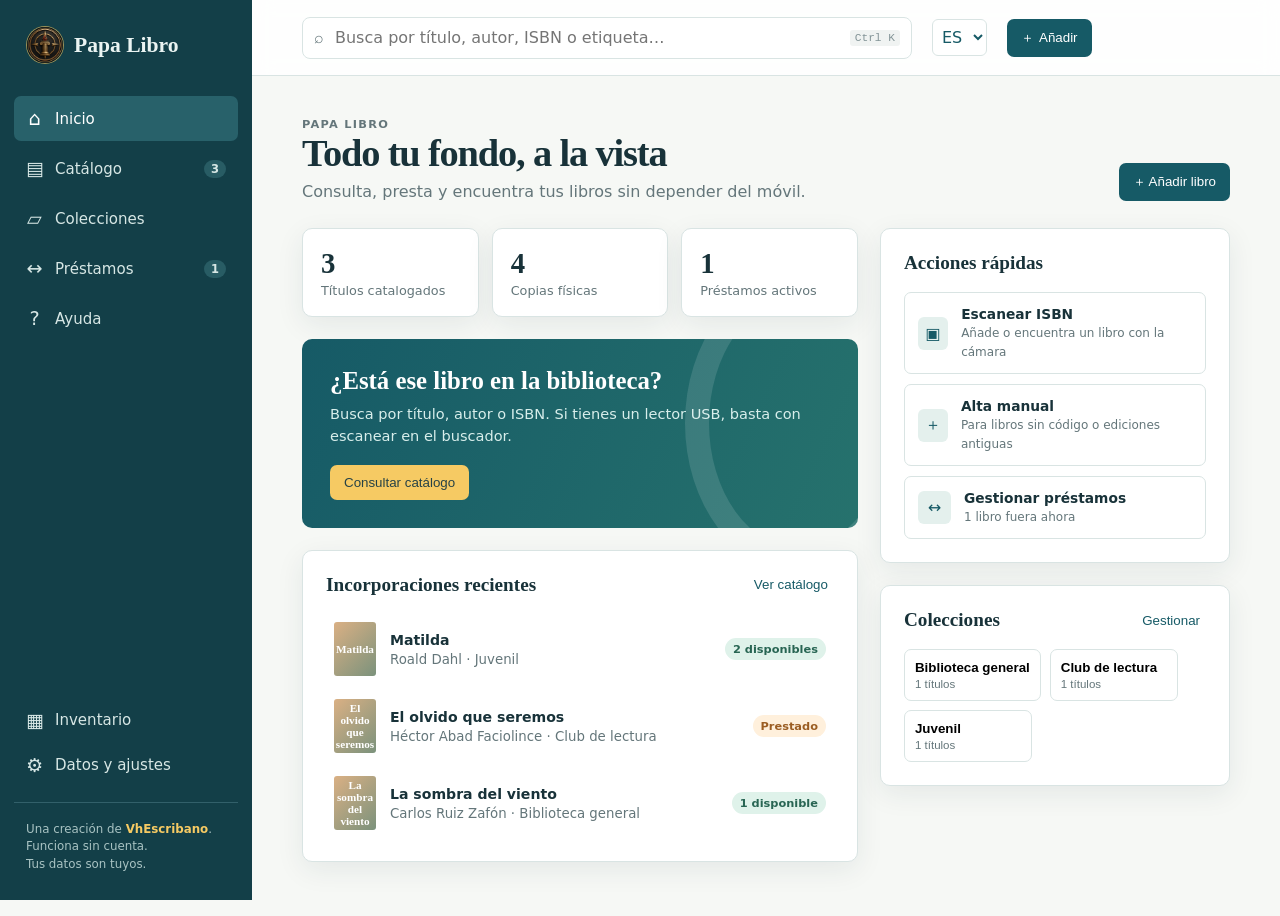
<file: index.html>
<!doctype html>
<html lang="es">
  <head>
    <meta charset="UTF-8" />
    <meta name="viewport" content="width=device-width, initial-scale=1.0" />
    <meta name="theme-color" content="#165a66" />
    <title>Papa Libro — catálogo de libros</title>
    <link rel="stylesheet" href="styles.css" />
    <link rel="icon" type="image/png" href="assets/branding/vhe-emblem.png" />
  </head>
  <body>
    <a class="skip-link" href="#main">Ir al contenido principal</a>
    <button class="sidebar-backdrop" type="button" aria-label="Cerrar menú" aria-hidden="true" tabindex="-1"></button>
    <div class="app-shell">
      <aside class="sidebar" aria-label="Navegación principal">
        <div class="brand"><img class="brand-mark" src="assets/branding/vhe-emblem.png" alt="Emblema de VhEscribano" /><span>Papa Libro</span></div>
        <nav class="main-nav">
          <button class="nav-item active" data-view="inicio"><span>⌂</span> Inicio</button>
          <button class="nav-item" data-view="catalogo"><span>▤</span> Catálogo <b id="nav-count">0</b></button>
          <button class="nav-item" data-view="colecciones"><span>▱</span> Colecciones</button>
          <button class="nav-item" data-view="prestamos"><span>↔</span> Préstamos <b id="loan-count">0</b></button>
          <button class="nav-item" data-view="ayuda"><span>?</span> Ayuda</button>
        </nav>
        <div class="sidebar-bottom">
          <button class="nav-item" data-view="copias"><span>▦</span> Inventario</button>
          <button class="nav-item" data-view="ajustes"><span>⚙</span> Datos y ajustes</button>
          <p>Una creación de <a class="brand-link" href="https://vhescribano.com/" target="_blank" rel="noopener noreferrer">VhEscribano</a>.<br />Funciona sin cuenta.<br />Tus datos son tuyos.</p>
        </div>
      </aside>
      <main id="main" tabindex="-1">
        <header class="topbar">
          <button class="menu-button" aria-label="Abrir menú">☰</button>
          <label class="global-search"><span>⌕</span><input id="global-search" type="search" placeholder="Busca por título, autor, ISBN o etiqueta…" /><kbd>Ctrl K</kbd></label>
          <label class="language-picker"><span class="sr-only">Idioma</span><select id="language-select" aria-label="Idioma"><option value="es">ES</option><option value="en">EN</option><option value="fr">FR</option><option value="pt">PT</option></select></label>
          <button class="icon-button" id="quick-add" title="Añadir un libro">＋<span>Añadir</span></button>
        </header>
        <div id="content"></div>
      </main>
    </div>

    <dialog id="book-dialog" class="dialog wide-dialog"></dialog>
    <dialog id="simple-dialog" class="dialog"></dialog>
    <input id="import-file" type="file" accept="application/json,.json,text/csv,.csv" hidden />
    <div id="toast" class="toast" role="status" aria-live="polite"></div>
    <script src="assets/vendor/zxing-browser.min.js"></script>
    <script src="app.js"></script>
  </body>
</html>
</file>
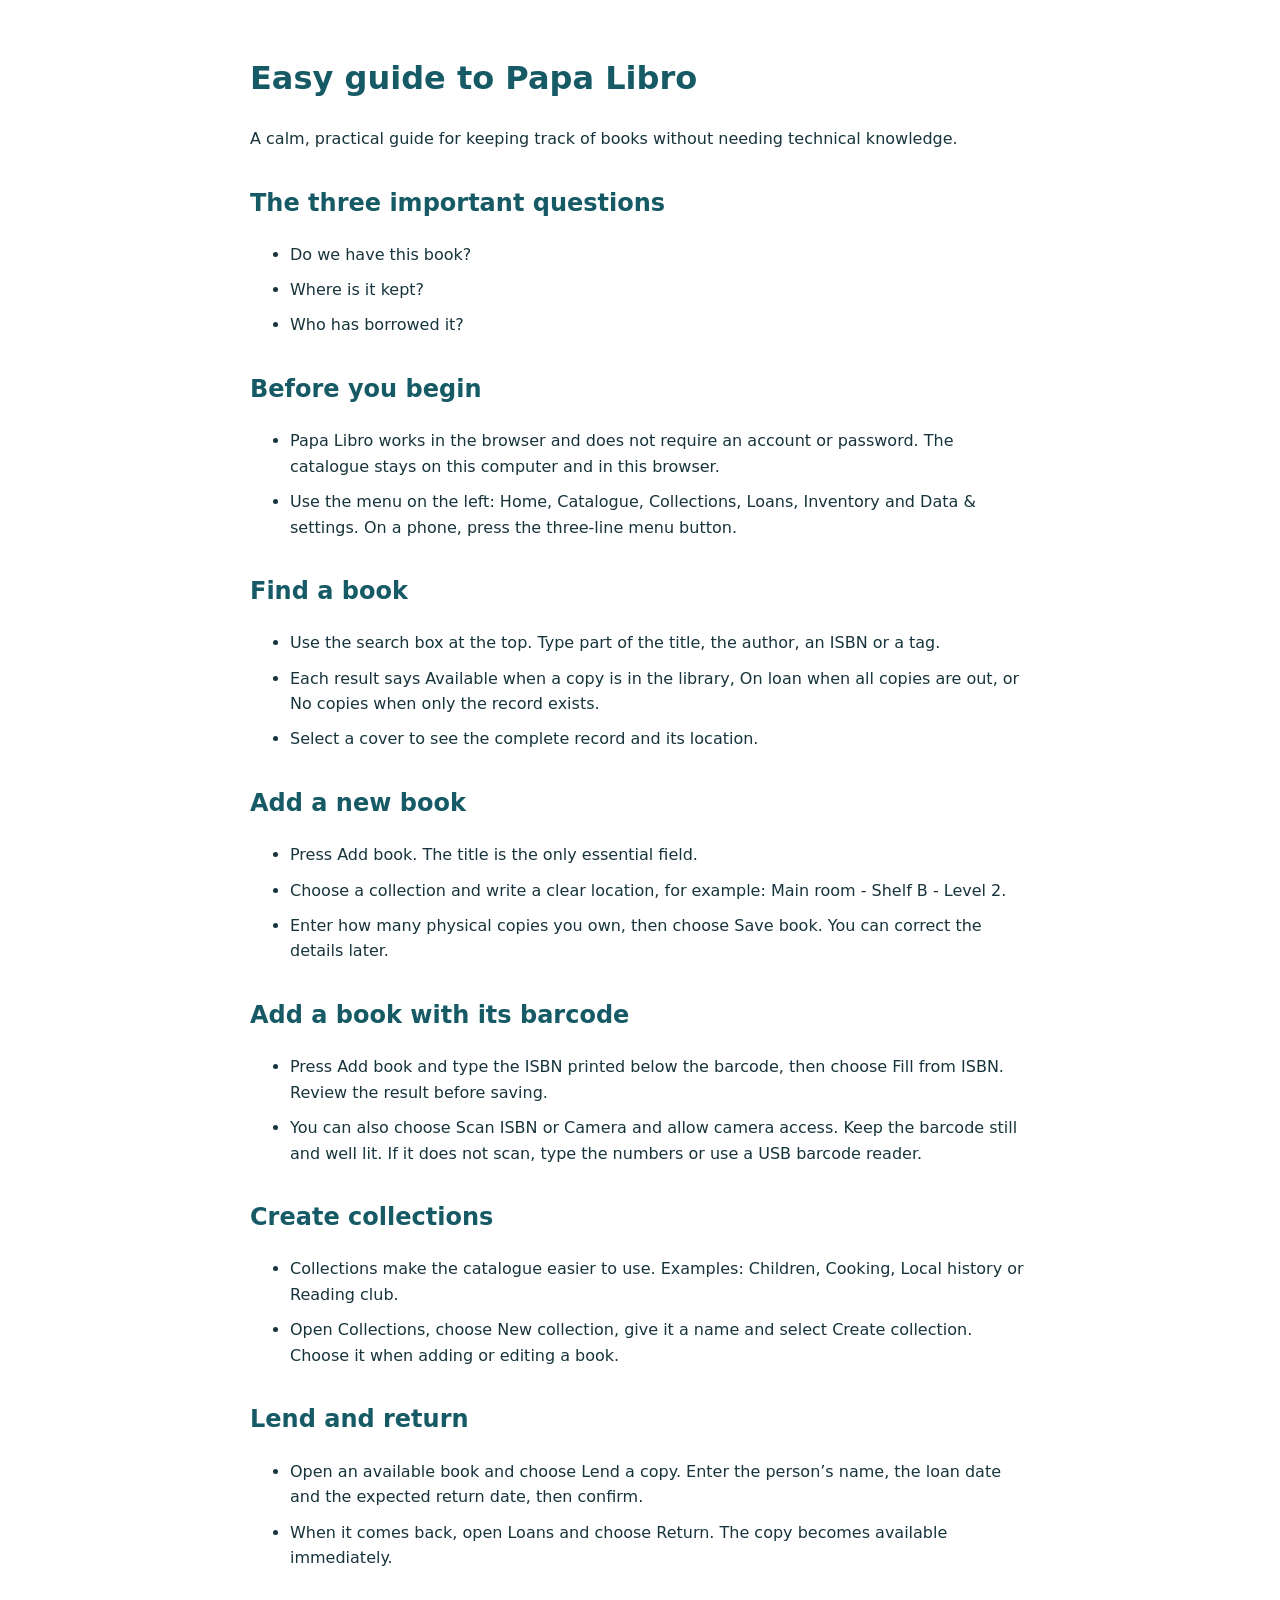
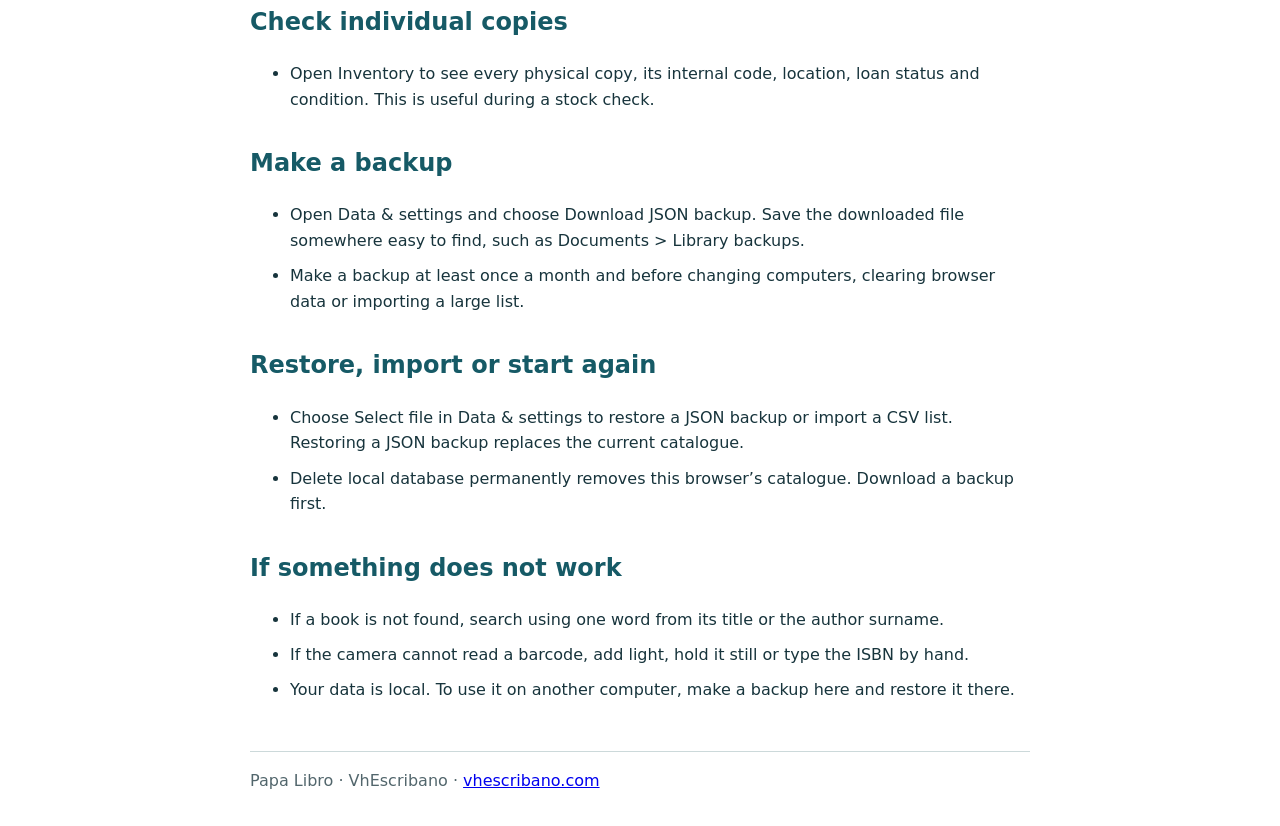
<file: docs/GUIA_FACIL_EN.html>
<!doctype html><html lang="ea"><head><meta charset="utf-8"><meta name="viewport" content="width=device-width,initial-scale=1"><title>Easy guide to Papa Libro</title><style>body{font-family:system-ui,Arial,sans-serif;line-height:1.6;max-width:780px;margin:0 auto;padding:32px 20px;color:#17343c}h1{color:#165a66;font-size:2rem}h2{margin-top:2rem;color:#165a66}li{margin:.6rem 0}footer{margin-top:3rem;padding-top:1rem;border-top:1px solid #ccd9da;color:#52666c}</style></head><body>
<h1>Easy guide to Papa Libro</h1>
<p>A calm, practical guide for keeping track of books without needing technical knowledge.</p>
<h2>The three important questions</h2>
<ul>
<li>Do we have this book?</li>
<li>Where is it kept?</li>
<li>Who has borrowed it?</li>
</ul>
<h2>Before you begin</h2>
<ul>
<li>Papa Libro works in the browser and does not require an account or password. The catalogue stays on this computer and in this browser.</li>
<li>Use the menu on the left: Home, Catalogue, Collections, Loans, Inventory and Data &amp; settings. On a phone, press the three-line menu button.</li>
</ul>
<h2>Find a book</h2>
<ul>
<li>Use the search box at the top. Type part of the title, the author, an ISBN or a tag.</li>
<li>Each result says Available when a copy is in the library, On loan when all copies are out, or No copies when only the record exists.</li>
<li>Select a cover to see the complete record and its location.</li>
</ul>
<h2>Add a new book</h2>
<ul>
<li>Press Add book. The title is the only essential field.</li>
<li>Choose a collection and write a clear location, for example: Main room - Shelf B - Level 2.</li>
<li>Enter how many physical copies you own, then choose Save book. You can correct the details later.</li>
</ul>
<h2>Add a book with its barcode</h2>
<ul>
<li>Press Add book and type the ISBN printed below the barcode, then choose Fill from ISBN. Review the result before saving.</li>
<li>You can also choose Scan ISBN or Camera and allow camera access. Keep the barcode still and well lit. If it does not scan, type the numbers or use a USB barcode reader.</li>
</ul>
<h2>Create collections</h2>
<ul>
<li>Collections make the catalogue easier to use. Examples: Children, Cooking, Local history or Reading club.</li>
<li>Open Collections, choose New collection, give it a name and select Create collection. Choose it when adding or editing a book.</li>
</ul>
<h2>Lend and return</h2>
<ul>
<li>Open an available book and choose Lend a copy. Enter the person’s name, the loan date and the expected return date, then confirm.</li>
<li>When it comes back, open Loans and choose Return. The copy becomes available immediately.</li>
</ul>
<h2>Check individual copies</h2>
<ul>
<li>Open Inventory to see every physical copy, its internal code, location, loan status and condition. This is useful during a stock check.</li>
</ul>
<h2>Make a backup</h2>
<ul>
<li>Open Data &amp; settings and choose Download JSON backup. Save the downloaded file somewhere easy to find, such as Documents &gt; Library backups.</li>
<li>Make a backup at least once a month and before changing computers, clearing browser data or importing a large list.</li>
</ul>
<h2>Restore, import or start again</h2>
<ul>
<li>Choose Select file in Data &amp; settings to restore a JSON backup or import a CSV list. Restoring a JSON backup replaces the current catalogue.</li>
<li>Delete local database permanently removes this browser’s catalogue. Download a backup first.</li>
</ul>
<h2>If something does not work</h2>
<ul>
<li>If a book is not found, search using one word from its title or the author surname.</li>
<li>If the camera cannot read a barcode, add light, hold it still or type the ISBN by hand.</li>
<li>Your data is local. To use it on another computer, make a backup here and restore it there.</li>
</ul>
<footer>Papa Libro · VhEscribano · <a href="https://vhescribano.com/">vhescribano.com</a></footer></body></html>
</file>
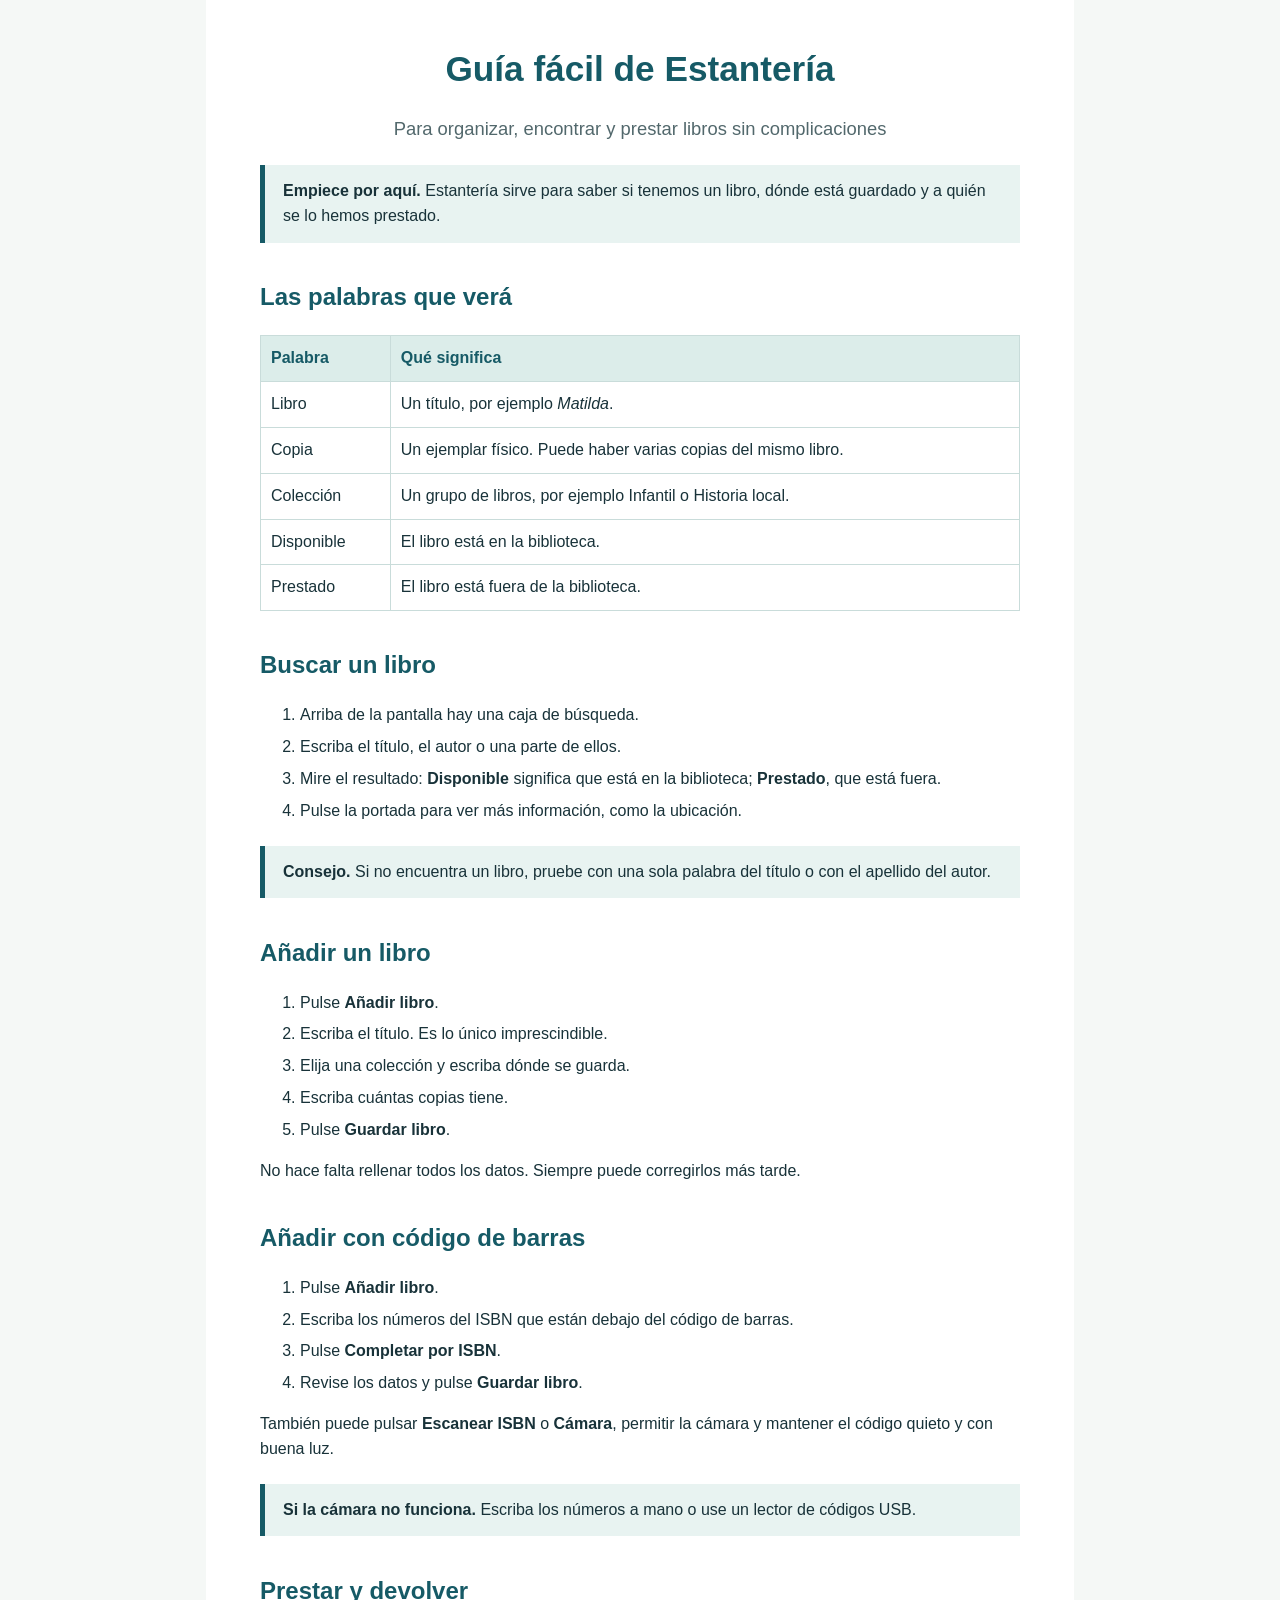
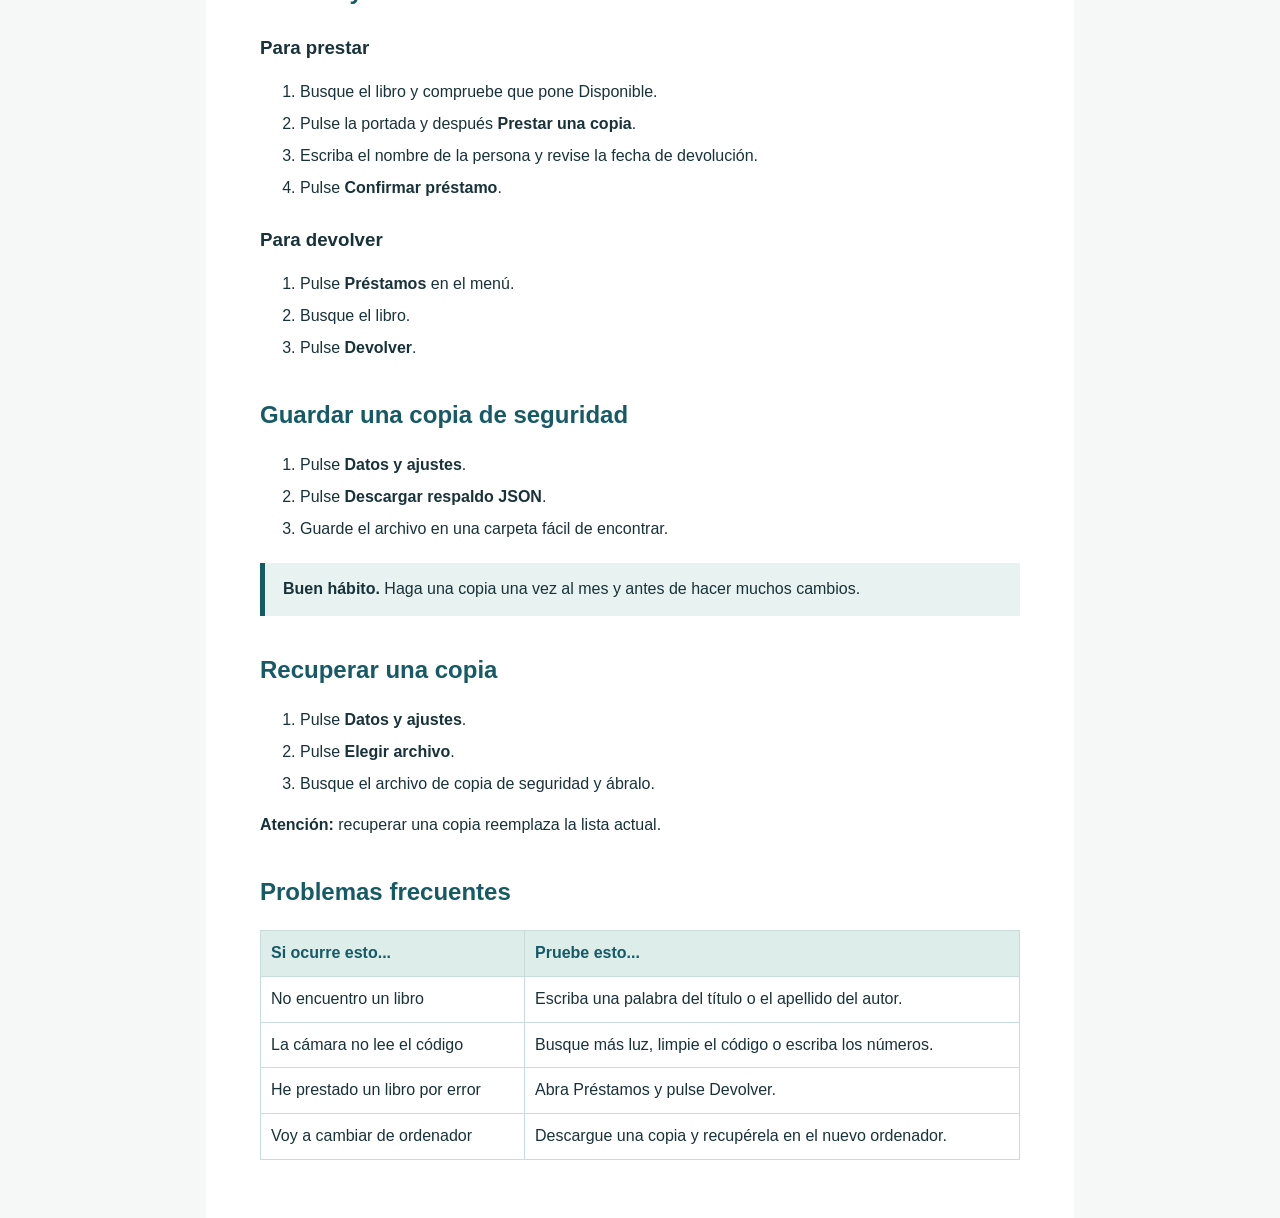
<file: docs/GUIA_FACIL_ESTANTERIA.html>
<!doctype html>
<html lang="es"><head><meta charset="utf-8"><meta name="viewport" content="width=device-width,initial-scale=1"><title>Guía fácil de Estantería</title><style>body{font-family:Arial,sans-serif;color:#183239;line-height:1.55;margin:0;background:#f5f8f6}main{max-width:760px;margin:auto;background:#fff;padding:42px 54px}h1{color:#165a66;font-size:2.2rem;margin:0;text-align:center}h2{color:#165a66;margin-top:2.2rem}h3{color:#183239;margin-top:1.5rem}.sub{text-align:center;color:#52686c;font-size:1.15rem}.note{background:#e8f3f1;border-left:5px solid #165a66;padding:14px 18px;margin:22px 0}table{border-collapse:collapse;width:100%;margin:16px 0}th,td{padding:10px;text-align:left;border:1px solid #c9dcda}th{background:#dcedea;color:#165a66}li{margin:7px 0}@media(max-width:650px){main{padding:28px 20px}h1{font-size:1.8rem}}@media print{body{background:#fff}main{max-width:none;padding:0}.note{break-inside:avoid}h2{break-after:avoid}}</style></head><body><main><h1>Guía fácil de Estantería</h1><p class="sub">Para organizar, encontrar y prestar libros sin complicaciones</p><div class="note"><strong>Empiece por aquí.</strong> Estantería sirve para saber si tenemos un libro, dónde está guardado y a quién se lo hemos prestado.</div><h2>Las palabras que verá</h2><table><tr><th>Palabra</th><th>Qué significa</th></tr><tr><td>Libro</td><td>Un título, por ejemplo <em>Matilda</em>.</td></tr><tr><td>Copia</td><td>Un ejemplar físico. Puede haber varias copias del mismo libro.</td></tr><tr><td>Colección</td><td>Un grupo de libros, por ejemplo Infantil o Historia local.</td></tr><tr><td>Disponible</td><td>El libro está en la biblioteca.</td></tr><tr><td>Prestado</td><td>El libro está fuera de la biblioteca.</td></tr></table><h2>Buscar un libro</h2><ol><li>Arriba de la pantalla hay una caja de búsqueda.</li><li>Escriba el título, el autor o una parte de ellos.</li><li>Mire el resultado: <strong>Disponible</strong> significa que está en la biblioteca; <strong>Prestado</strong>, que está fuera.</li><li>Pulse la portada para ver más información, como la ubicación.</li></ol><div class="note"><strong>Consejo.</strong> Si no encuentra un libro, pruebe con una sola palabra del título o con el apellido del autor.</div><h2>Añadir un libro</h2><ol><li>Pulse <strong>Añadir libro</strong>.</li><li>Escriba el título. Es lo único imprescindible.</li><li>Elija una colección y escriba dónde se guarda.</li><li>Escriba cuántas copias tiene.</li><li>Pulse <strong>Guardar libro</strong>.</li></ol><p>No hace falta rellenar todos los datos. Siempre puede corregirlos más tarde.</p><h2>Añadir con código de barras</h2><ol><li>Pulse <strong>Añadir libro</strong>.</li><li>Escriba los números del ISBN que están debajo del código de barras.</li><li>Pulse <strong>Completar por ISBN</strong>.</li><li>Revise los datos y pulse <strong>Guardar libro</strong>.</li></ol><p>También puede pulsar <strong>Escanear ISBN</strong> o <strong>Cámara</strong>, permitir la cámara y mantener el código quieto y con buena luz.</p><div class="note"><strong>Si la cámara no funciona.</strong> Escriba los números a mano o use un lector de códigos USB.</div><h2>Prestar y devolver</h2><h3>Para prestar</h3><ol><li>Busque el libro y compruebe que pone Disponible.</li><li>Pulse la portada y después <strong>Prestar una copia</strong>.</li><li>Escriba el nombre de la persona y revise la fecha de devolución.</li><li>Pulse <strong>Confirmar préstamo</strong>.</li></ol><h3>Para devolver</h3><ol><li>Pulse <strong>Préstamos</strong> en el menú.</li><li>Busque el libro.</li><li>Pulse <strong>Devolver</strong>.</li></ol><h2>Guardar una copia de seguridad</h2><ol><li>Pulse <strong>Datos y ajustes</strong>.</li><li>Pulse <strong>Descargar respaldo JSON</strong>.</li><li>Guarde el archivo en una carpeta fácil de encontrar.</li></ol><div class="note"><strong>Buen hábito.</strong> Haga una copia una vez al mes y antes de hacer muchos cambios.</div><h2>Recuperar una copia</h2><ol><li>Pulse <strong>Datos y ajustes</strong>.</li><li>Pulse <strong>Elegir archivo</strong>.</li><li>Busque el archivo de copia de seguridad y ábralo.</li></ol><p><strong>Atención:</strong> recuperar una copia reemplaza la lista actual.</p><h2>Problemas frecuentes</h2><table><tr><th>Si ocurre esto...</th><th>Pruebe esto...</th></tr><tr><td>No encuentro un libro</td><td>Escriba una palabra del título o el apellido del autor.</td></tr><tr><td>La cámara no lee el código</td><td>Busque más luz, limpie el código o escriba los números.</td></tr><tr><td>He prestado un libro por error</td><td>Abra Préstamos y pulse Devolver.</td></tr><tr><td>Voy a cambiar de ordenador</td><td>Descargue una copia y recupérela en el nuevo ordenador.</td></tr></table></main></body></html>
</file>
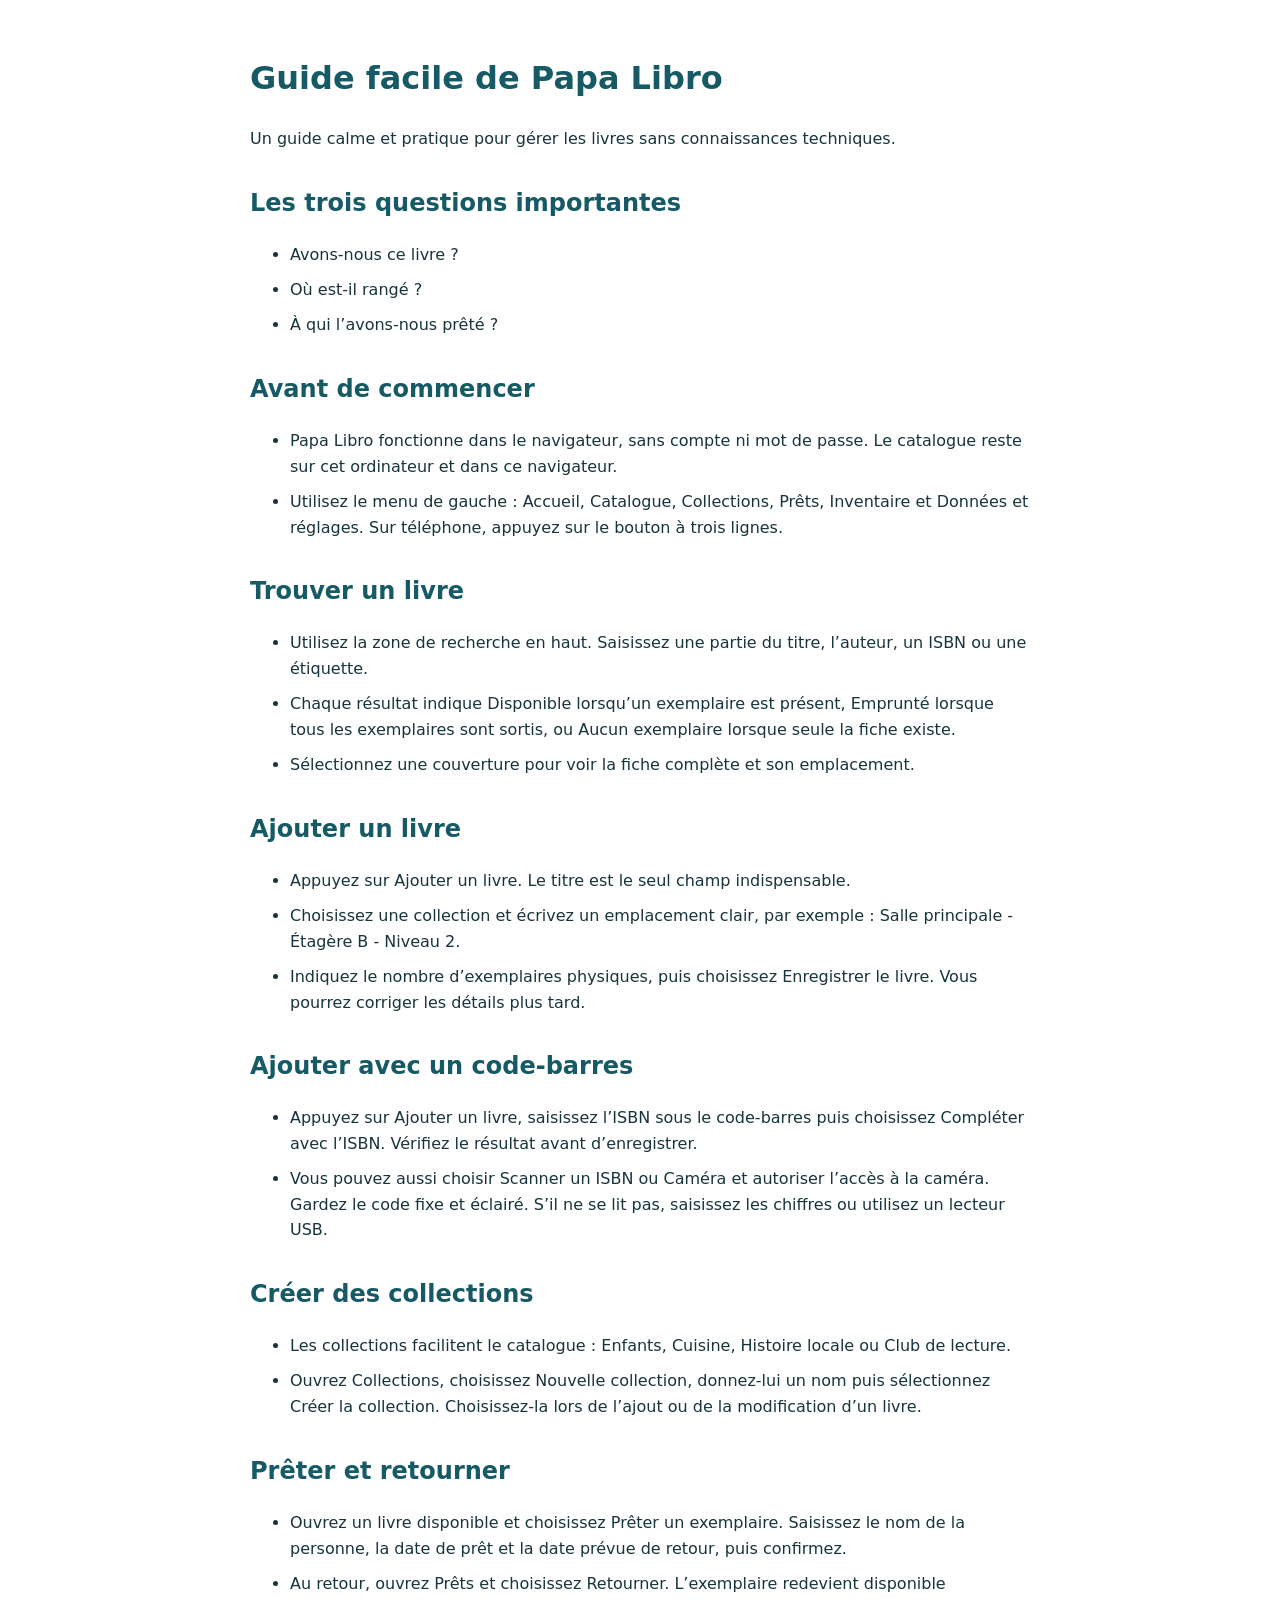
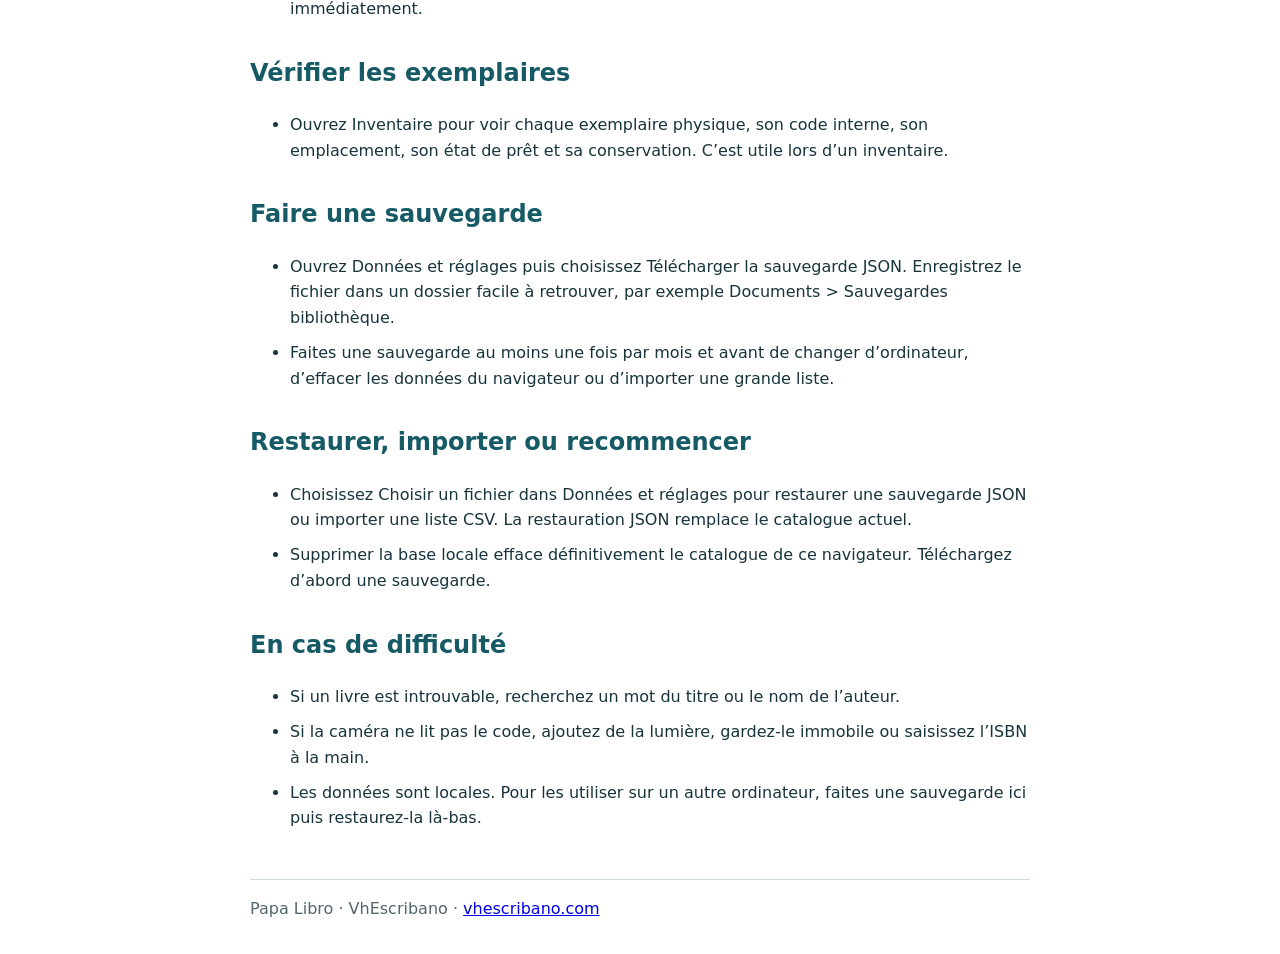
<file: docs/GUIA_FACIL_FR.html>
<!doctype html><html lang="gu"><head><meta charset="utf-8"><meta name="viewport" content="width=device-width,initial-scale=1"><title>Guide facile de Papa Libro</title><style>body{font-family:system-ui,Arial,sans-serif;line-height:1.6;max-width:780px;margin:0 auto;padding:32px 20px;color:#17343c}h1{color:#165a66;font-size:2rem}h2{margin-top:2rem;color:#165a66}li{margin:.6rem 0}footer{margin-top:3rem;padding-top:1rem;border-top:1px solid #ccd9da;color:#52666c}</style></head><body>
<h1>Guide facile de Papa Libro</h1>
<p>Un guide calme et pratique pour gérer les livres sans connaissances techniques.</p>
<h2>Les trois questions importantes</h2>
<ul>
<li>Avons-nous ce livre ?</li>
<li>Où est-il rangé ?</li>
<li>À qui l’avons-nous prêté ?</li>
</ul>
<h2>Avant de commencer</h2>
<ul>
<li>Papa Libro fonctionne dans le navigateur, sans compte ni mot de passe. Le catalogue reste sur cet ordinateur et dans ce navigateur.</li>
<li>Utilisez le menu de gauche : Accueil, Catalogue, Collections, Prêts, Inventaire et Données et réglages. Sur téléphone, appuyez sur le bouton à trois lignes.</li>
</ul>
<h2>Trouver un livre</h2>
<ul>
<li>Utilisez la zone de recherche en haut. Saisissez une partie du titre, l’auteur, un ISBN ou une étiquette.</li>
<li>Chaque résultat indique Disponible lorsqu’un exemplaire est présent, Emprunté lorsque tous les exemplaires sont sortis, ou Aucun exemplaire lorsque seule la fiche existe.</li>
<li>Sélectionnez une couverture pour voir la fiche complète et son emplacement.</li>
</ul>
<h2>Ajouter un livre</h2>
<ul>
<li>Appuyez sur Ajouter un livre. Le titre est le seul champ indispensable.</li>
<li>Choisissez une collection et écrivez un emplacement clair, par exemple : Salle principale - Étagère B - Niveau 2.</li>
<li>Indiquez le nombre d’exemplaires physiques, puis choisissez Enregistrer le livre. Vous pourrez corriger les détails plus tard.</li>
</ul>
<h2>Ajouter avec un code-barres</h2>
<ul>
<li>Appuyez sur Ajouter un livre, saisissez l’ISBN sous le code-barres puis choisissez Compléter avec l’ISBN. Vérifiez le résultat avant d’enregistrer.</li>
<li>Vous pouvez aussi choisir Scanner un ISBN ou Caméra et autoriser l’accès à la caméra. Gardez le code fixe et éclairé. S’il ne se lit pas, saisissez les chiffres ou utilisez un lecteur USB.</li>
</ul>
<h2>Créer des collections</h2>
<ul>
<li>Les collections facilitent le catalogue : Enfants, Cuisine, Histoire locale ou Club de lecture.</li>
<li>Ouvrez Collections, choisissez Nouvelle collection, donnez-lui un nom puis sélectionnez Créer la collection. Choisissez-la lors de l’ajout ou de la modification d’un livre.</li>
</ul>
<h2>Prêter et retourner</h2>
<ul>
<li>Ouvrez un livre disponible et choisissez Prêter un exemplaire. Saisissez le nom de la personne, la date de prêt et la date prévue de retour, puis confirmez.</li>
<li>Au retour, ouvrez Prêts et choisissez Retourner. L’exemplaire redevient disponible immédiatement.</li>
</ul>
<h2>Vérifier les exemplaires</h2>
<ul>
<li>Ouvrez Inventaire pour voir chaque exemplaire physique, son code interne, son emplacement, son état de prêt et sa conservation. C’est utile lors d’un inventaire.</li>
</ul>
<h2>Faire une sauvegarde</h2>
<ul>
<li>Ouvrez Données et réglages puis choisissez Télécharger la sauvegarde JSON. Enregistrez le fichier dans un dossier facile à retrouver, par exemple Documents &gt; Sauvegardes bibliothèque.</li>
<li>Faites une sauvegarde au moins une fois par mois et avant de changer d’ordinateur, d’effacer les données du navigateur ou d’importer une grande liste.</li>
</ul>
<h2>Restaurer, importer ou recommencer</h2>
<ul>
<li>Choisissez Choisir un fichier dans Données et réglages pour restaurer une sauvegarde JSON ou importer une liste CSV. La restauration JSON remplace le catalogue actuel.</li>
<li>Supprimer la base locale efface définitivement le catalogue de ce navigateur. Téléchargez d’abord une sauvegarde.</li>
</ul>
<h2>En cas de difficulté</h2>
<ul>
<li>Si un livre est introuvable, recherchez un mot du titre ou le nom de l’auteur.</li>
<li>Si la caméra ne lit pas le code, ajoutez de la lumière, gardez-le immobile ou saisissez l’ISBN à la main.</li>
<li>Les données sont locales. Pour les utiliser sur un autre ordinateur, faites une sauvegarde ici puis restaurez-la là-bas.</li>
</ul>
<footer>Papa Libro · VhEscribano · <a href="https://vhescribano.com/">vhescribano.com</a></footer></body></html>
</file>
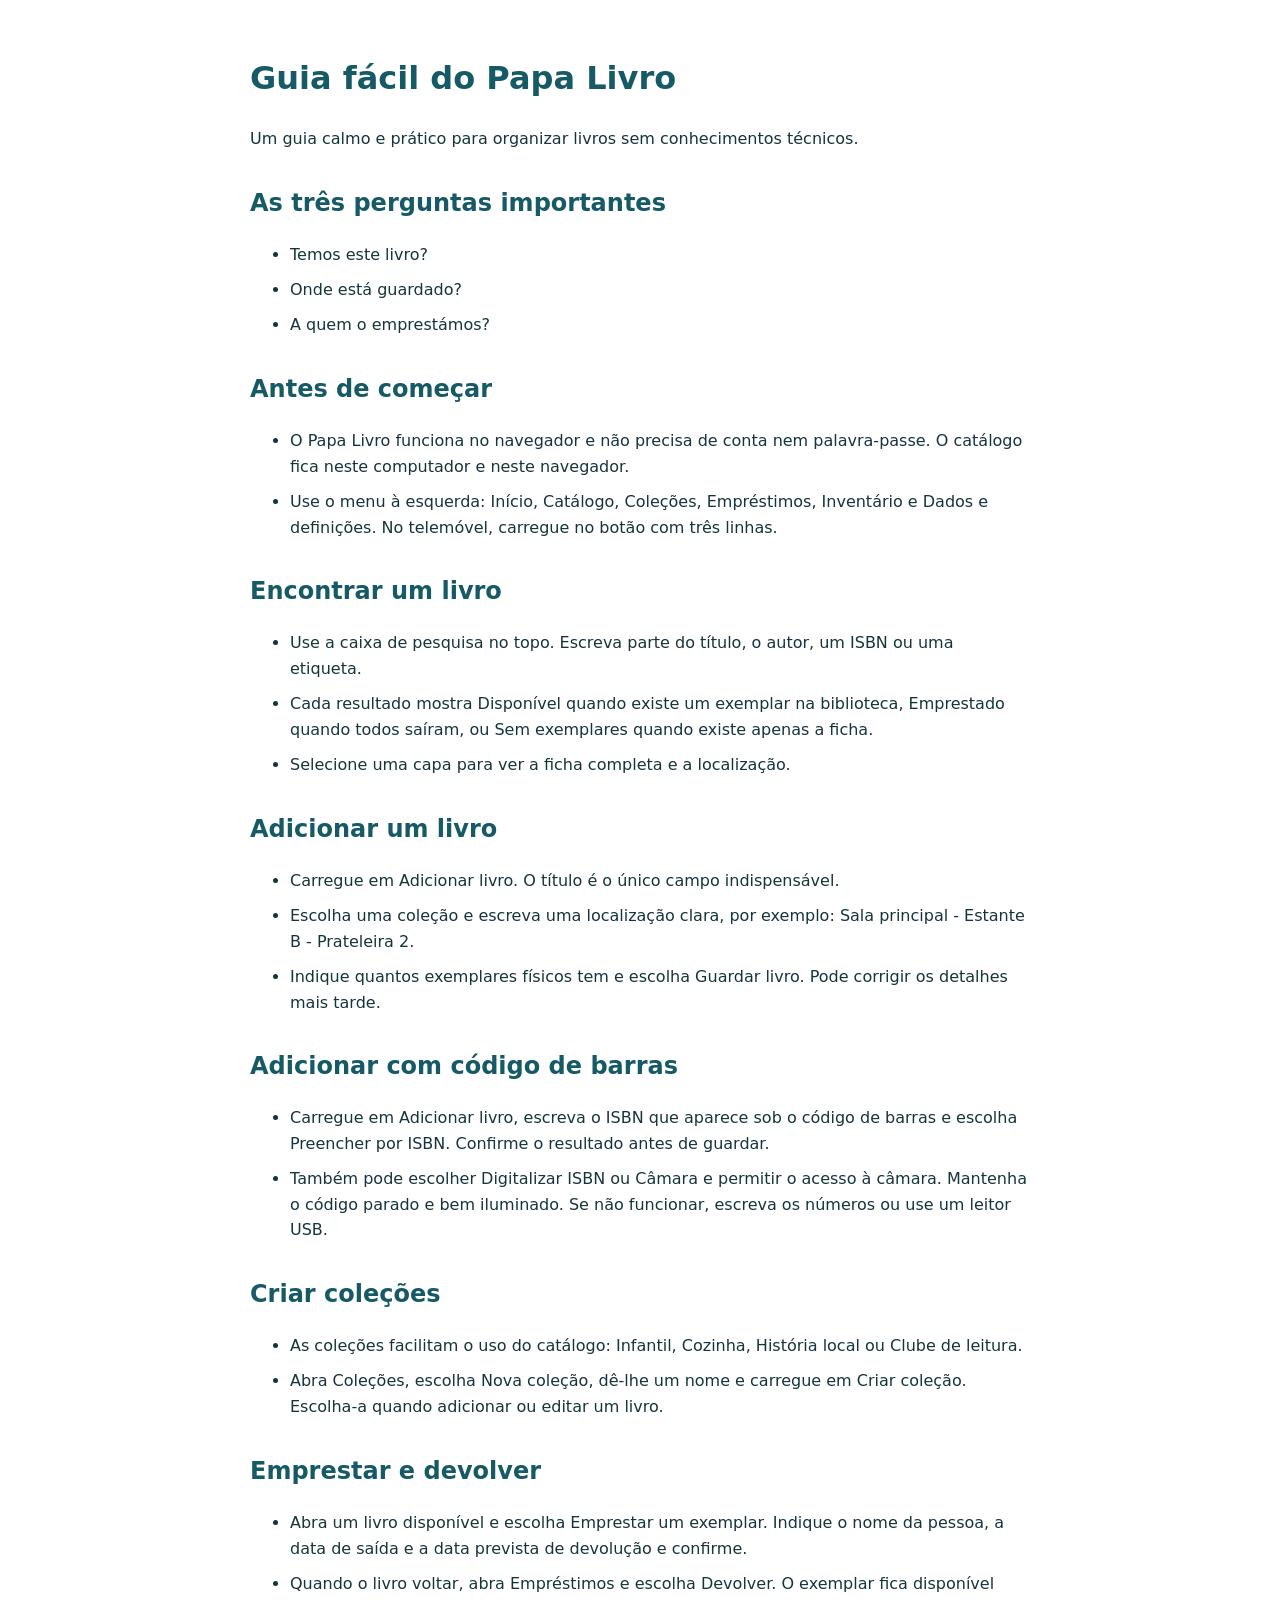
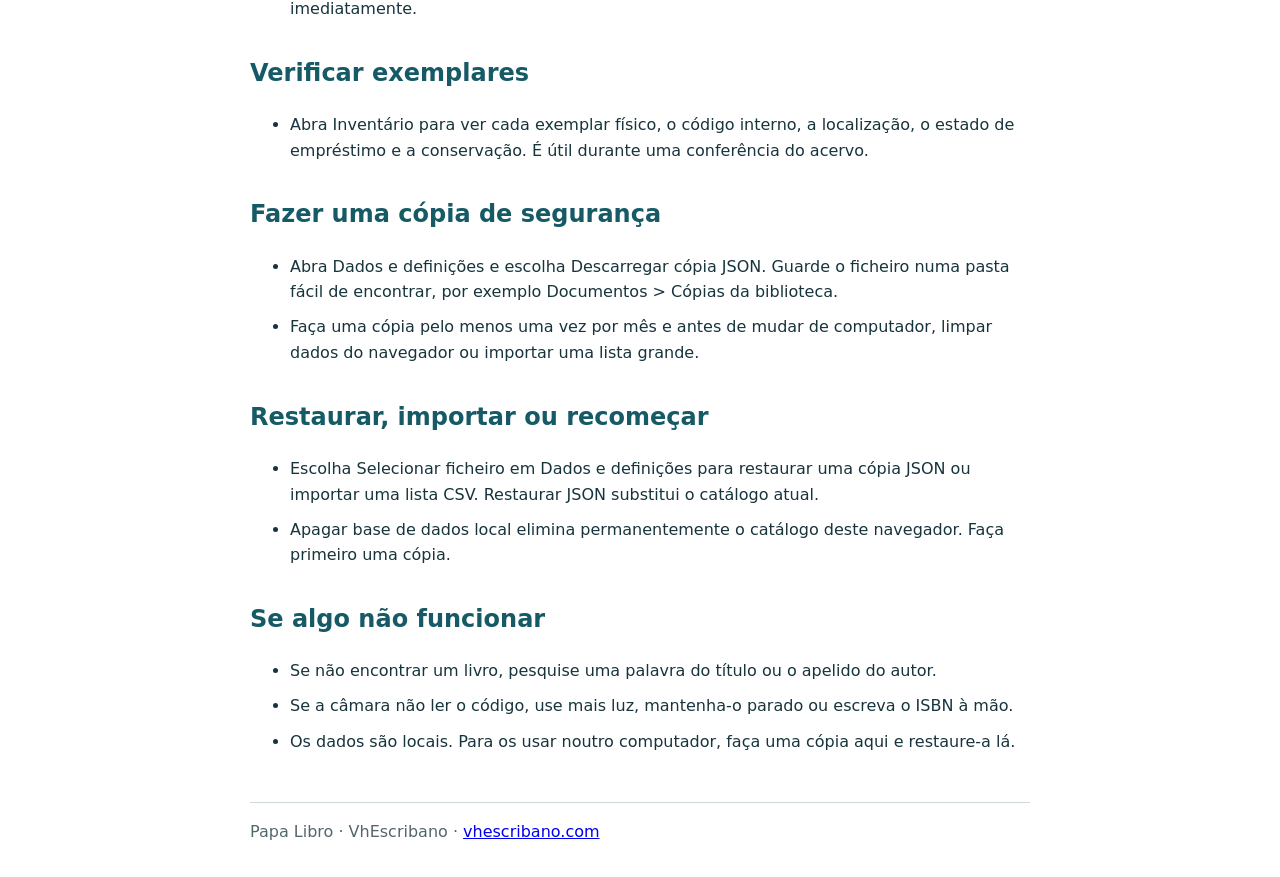
<file: docs/GUIA_FACIL_PAPA_LIVRO.html>
<!doctype html><html lang="gu"><head><meta charset="utf-8"><meta name="viewport" content="width=device-width,initial-scale=1"><title>Guia fácil do Papa Livro</title><style>body{font-family:system-ui,Arial,sans-serif;line-height:1.6;max-width:780px;margin:0 auto;padding:32px 20px;color:#17343c}h1{color:#165a66;font-size:2rem}h2{margin-top:2rem;color:#165a66}li{margin:.6rem 0}footer{margin-top:3rem;padding-top:1rem;border-top:1px solid #ccd9da;color:#52666c}</style></head><body>
<h1>Guia fácil do Papa Livro</h1>
<p>Um guia calmo e prático para organizar livros sem conhecimentos técnicos.</p>
<h2>As três perguntas importantes</h2>
<ul>
<li>Temos este livro?</li>
<li>Onde está guardado?</li>
<li>A quem o emprestámos?</li>
</ul>
<h2>Antes de começar</h2>
<ul>
<li>O Papa Livro funciona no navegador e não precisa de conta nem palavra-passe. O catálogo fica neste computador e neste navegador.</li>
<li>Use o menu à esquerda: Início, Catálogo, Coleções, Empréstimos, Inventário e Dados e definições. No telemóvel, carregue no botão com três linhas.</li>
</ul>
<h2>Encontrar um livro</h2>
<ul>
<li>Use a caixa de pesquisa no topo. Escreva parte do título, o autor, um ISBN ou uma etiqueta.</li>
<li>Cada resultado mostra Disponível quando existe um exemplar na biblioteca, Emprestado quando todos saíram, ou Sem exemplares quando existe apenas a ficha.</li>
<li>Selecione uma capa para ver a ficha completa e a localização.</li>
</ul>
<h2>Adicionar um livro</h2>
<ul>
<li>Carregue em Adicionar livro. O título é o único campo indispensável.</li>
<li>Escolha uma coleção e escreva uma localização clara, por exemplo: Sala principal - Estante B - Prateleira 2.</li>
<li>Indique quantos exemplares físicos tem e escolha Guardar livro. Pode corrigir os detalhes mais tarde.</li>
</ul>
<h2>Adicionar com código de barras</h2>
<ul>
<li>Carregue em Adicionar livro, escreva o ISBN que aparece sob o código de barras e escolha Preencher por ISBN. Confirme o resultado antes de guardar.</li>
<li>Também pode escolher Digitalizar ISBN ou Câmara e permitir o acesso à câmara. Mantenha o código parado e bem iluminado. Se não funcionar, escreva os números ou use um leitor USB.</li>
</ul>
<h2>Criar coleções</h2>
<ul>
<li>As coleções facilitam o uso do catálogo: Infantil, Cozinha, História local ou Clube de leitura.</li>
<li>Abra Coleções, escolha Nova coleção, dê-lhe um nome e carregue em Criar coleção. Escolha-a quando adicionar ou editar um livro.</li>
</ul>
<h2>Emprestar e devolver</h2>
<ul>
<li>Abra um livro disponível e escolha Emprestar um exemplar. Indique o nome da pessoa, a data de saída e a data prevista de devolução e confirme.</li>
<li>Quando o livro voltar, abra Empréstimos e escolha Devolver. O exemplar fica disponível imediatamente.</li>
</ul>
<h2>Verificar exemplares</h2>
<ul>
<li>Abra Inventário para ver cada exemplar físico, o código interno, a localização, o estado de empréstimo e a conservação. É útil durante uma conferência do acervo.</li>
</ul>
<h2>Fazer uma cópia de segurança</h2>
<ul>
<li>Abra Dados e definições e escolha Descarregar cópia JSON. Guarde o ficheiro numa pasta fácil de encontrar, por exemplo Documentos &gt; Cópias da biblioteca.</li>
<li>Faça uma cópia pelo menos uma vez por mês e antes de mudar de computador, limpar dados do navegador ou importar uma lista grande.</li>
</ul>
<h2>Restaurar, importar ou recomeçar</h2>
<ul>
<li>Escolha Selecionar ficheiro em Dados e definições para restaurar uma cópia JSON ou importar uma lista CSV. Restaurar JSON substitui o catálogo atual.</li>
<li>Apagar base de dados local elimina permanentemente o catálogo deste navegador. Faça primeiro uma cópia.</li>
</ul>
<h2>Se algo não funcionar</h2>
<ul>
<li>Se não encontrar um livro, pesquise uma palavra do título ou o apelido do autor.</li>
<li>Se a câmara não ler o código, use mais luz, mantenha-o parado ou escreva o ISBN à mão.</li>
<li>Os dados são locais. Para os usar noutro computador, faça uma cópia aqui e restaure-a lá.</li>
</ul>
<footer>Papa Libro · VhEscribano · <a href="https://vhescribano.com/">vhescribano.com</a></footer></body></html>
</file>
<file: styles.css>
:root{--ink:#183239;--muted:#64767a;--line:#d9e4e3;--paper:#f6f8f5;--card:#fff;--teal:#165a66;--teal-dark:#104852;--mint:#dff2ea;--orange:#ed8c52;--red:#bc4c48;--shadow:0 8px 28px rgba(27,57,58,.08);font-family:Inter,ui-sans-serif,system-ui,-apple-system,BlinkMacSystemFont,"Segoe UI",sans-serif;color:var(--ink);background:var(--paper)}*{box-sizing:border-box}body{margin:0;min-width:320px}.skip-link{position:fixed;left:1rem;top:-4rem;background:#fff;padding:.75rem;z-index:10}.skip-link:focus{top:1rem}.app-shell{min-height:100vh;display:grid;grid-template-columns:252px 1fr}.sidebar{background:#133f48;color:#eaf4f2;padding:26px 14px;display:flex;flex-direction:column;position:sticky;top:0;height:100vh}.sidebar-backdrop{display:none}.brand{font-family:Georgia,serif;font-weight:700;font-size:1.35rem;display:flex;align-items:center;gap:10px;padding:0 12px 32px}.brand-mark{height:38px;width:38px;object-fit:cover;border-radius:50%;border:1px solid rgba(246,202,99,.6);background:#133f48}.main-nav{display:grid;gap:5px}.nav-item{border:0;background:transparent;color:#d7e7e5;text-align:left;border-radius:7px;padding:11px 12px;font:inherit;font-size:.94rem;cursor:pointer;display:flex;align-items:center;gap:12px}.nav-item span{font-size:1.2rem;width:17px;text-align:center}.nav-item b{font-size:.72rem;margin-left:auto;background:#285c64;padding:2px 7px;border-radius:99px}.nav-item:hover,.nav-item.active{background:#28616a;color:#fff}.sidebar-bottom{margin-top:auto}.sidebar-bottom p{border-top:1px solid #32606a;color:#a9c3c3;font-size:.74rem;line-height:1.5;padding:18px 12px 0;margin:14px 0 0}.brand-link{color:#f6ca63;font-weight:700;text-decoration:none}.brand-link:hover{text-decoration:underline}.topbar{height:76px;background:rgba(255,255,255,.87);border-bottom:1px solid var(--line);display:flex;align-items:center;gap:20px;padding:0 clamp(20px,4vw,50px);position:sticky;top:0;z-index:3;backdrop-filter:blur(10px)}.menu-button{display:none}.global-search{height:42px;max-width:610px;flex:1;border:1px solid var(--line);background:#fff;border-radius:8px;display:flex;align-items:center;padding:0 11px;gap:9px;color:var(--muted)}.global-search input{border:0;outline:0;width:100%;font:inherit;color:var(--ink)}kbd{font-size:.7rem;color:#839497;background:#f0f3f2;padding:2px 5px;border-radius:3px;white-space:nowrap}.icon-button,.button{border:0;border-radius:7px;background:var(--teal);color:#fff;padding:10px 14px;font:600 .88rem inherit;cursor:pointer;transition:.15s}.icon-button{display:flex;gap:5px;align-items:center}.button:hover,.icon-button:hover{background:var(--teal-dark);transform:translateY(-1px)}.button.secondary{background:#e4efed;color:var(--teal-dark)}.button.secondary:hover{background:#d3e5e1}.button.danger{background:#fff0ef;color:var(--red)}.button.small{padding:7px 10px;font-size:.78rem}.page{max-width:1430px;margin:auto;padding:34px clamp(20px,4vw,50px) 54px}.eyebrow{margin:0 0 7px;color:var(--teal);text-transform:uppercase;letter-spacing:.11em;font-size:.71rem;font-weight:800}.page-heading{display:flex;justify-content:space-between;align-items:end;gap:20px;margin-bottom:27px}.page-heading h1{font-family:Georgia,serif;font-size:clamp(1.75rem,3vw,2.45rem);margin:0;letter-spacing:-.03em}.page-heading p{margin:7px 0 0;color:var(--muted)}.dashboard-grid{display:grid;grid-template-columns:1.35fr .85fr;gap:22px}.panel,.stat-card{background:var(--card);border:1px solid var(--line);box-shadow:var(--shadow);border-radius:10px}.panel{padding:23px}.panel h2{font:700 1.2rem Georgia,serif;margin:0}.panel-title{display:flex;align-items:center;justify-content:space-between;margin-bottom:18px}.text-link{border:0;background:0;color:var(--teal);font:600 .82rem inherit;cursor:pointer}.stats{display:grid;grid-template-columns:repeat(3,1fr);gap:13px;margin-bottom:22px}.stat-card{padding:18px}.stat-card .num{font:700 1.8rem Georgia,serif}.stat-card p{margin:3px 0 0;color:var(--muted);font-size:.8rem}.hero{background:linear-gradient(115deg,#165a66,#26726d);color:#fff;min-height:168px;border-radius:10px;padding:28px;position:relative;overflow:hidden;margin-bottom:22px}.hero:after{content:"";position:absolute;width:180px;height:250px;border:24px solid rgba(255,255,255,.12);border-radius:50%;right:-55px;top:-65px}.hero h2{font:700 1.55rem Georgia,serif;margin:0 0 8px;max-width:420px}.hero p{max-width:480px;color:#d8eeeb;margin:0 0 18px;line-height:1.5;font-size:.91rem}.hero .button{background:#f6ca63;color:#264246;position:relative;z-index:1}.book-list{display:grid;gap:7px}.book-row{display:grid;grid-template-columns:45px 1fr auto;gap:11px;align-items:center;padding:8px;border-radius:7px;cursor:pointer}.book-row:hover{background:#f2f7f5}.tiny-cover,.cover{background:linear-gradient(135deg,#dab084,#7b927c);color:#fff;display:grid;place-items:center;text-align:center;font:700 .7rem Georgia,serif;overflow:hidden}.tiny-cover{width:42px;height:54px;border-radius:3px}.tiny-cover img,.cover img{width:100%;height:100%;object-fit:cover}.book-row strong{font-size:.88rem}.book-row small{display:block;color:var(--muted);margin-top:3px}.availability{font-size:.71rem;font-weight:800;border-radius:20px;padding:4px 8px;white-space:nowrap}.availability.available{background:#dff2ea;color:#286553}.availability.out{background:#fff0dc;color:#9b5d22}.availability.none{background:#f2eceb;color:#8b5d5b}.action-grid{display:grid;gap:10px}.action-card{display:flex;gap:13px;align-items:center;border:1px solid var(--line);background:#fff;padding:13px;border-radius:7px;text-align:left;cursor:pointer;font:inherit;color:var(--ink)}.action-card:hover{border-color:#75a49e;background:#fbfefd}.action-card i{font-style:normal;width:33px;height:33px;display:grid;place-items:center;background:#e4f0ed;border-radius:6px;color:var(--teal)}.action-card strong{display:block;font-size:.86rem}.action-card small{color:var(--muted);font-size:.75rem}.collection-strip{display:flex;gap:9px;flex-wrap:wrap}.collection-chip{border:1px solid var(--line);background:#fff;border-radius:7px;padding:10px;min-width:128px;cursor:pointer;text-align:left}.collection-chip b,.collection-chip small{display:block}.collection-chip small{color:var(--muted);font-size:.72rem;margin-top:3px}.toolbar{display:flex;gap:11px;align-items:center;flex-wrap:wrap;margin-bottom:22px}.toolbar .search-input{flex:1;min-width:190px}.search-input,select,input[type=text],input[type=date],input[type=number],textarea{font:inherit;border:1px solid #c8d8d6;border-radius:6px;padding:10px;color:var(--ink);background:#fff}.catalog-grid{display:grid;grid-template-columns:repeat(auto-fill,minmax(180px,1fr));gap:18px}.book-card{background:#fff;border:1px solid var(--line);border-radius:8px;padding:10px;cursor:pointer;transition:.15s;position:relative}.book-card:hover{transform:translateY(-3px);box-shadow:var(--shadow);border-color:#abc9c4}.cover{height:220px;border-radius:5px;margin-bottom:12px;font-size:.95rem;padding:16px}.book-card h3{font-size:.93rem;line-height:1.3;margin:0 0 4px}.book-card p{margin:0;color:var(--muted);font-size:.78rem}.book-card .availability{display:inline-block;margin-top:10px}.view-toggle{display:flex;gap:4px}.view-toggle button{border:1px solid var(--line);background:#fff;padding:7px 9px;color:var(--muted);cursor:pointer}.table-wrap{overflow:auto}.data-table{width:100%;border-collapse:collapse;font-size:.87rem}.data-table th{text-align:left;color:var(--muted);font-size:.72rem;text-transform:uppercase;letter-spacing:.05em;padding:9px 10px;border-bottom:1px solid var(--line)}.data-table td{padding:11px 10px;border-bottom:1px solid #eef2f1;vertical-align:middle}.data-table tr:last-child td{border:0}.table-book{display:flex;gap:9px;align-items:center}.table-book .tiny-cover{width:28px;height:37px;font-size:.45rem}.empty{padding:35px 15px;text-align:center;color:var(--muted)}.empty .empty-icon{font-size:2rem;display:block;margin-bottom:7px}.collection-grid{display:grid;grid-template-columns:repeat(auto-fit,minmax(220px,1fr));gap:15px}.collection-card{background:#fff;border:1px solid var(--line);border-radius:8px;padding:19px;cursor:pointer;border-top:5px solid var(--teal)}.collection-card h3{margin:0;font:700 1.15rem Georgia,serif}.collection-card p{font-size:.8rem;color:var(--muted);min-height:34px}.collection-card footer{font-size:.78rem;color:var(--teal);font-weight:700}.settings-grid{display:grid;grid-template-columns:repeat(auto-fit,minmax(260px,1fr));gap:16px}.settings-card{padding:20px}.settings-card h2{font-size:1.05rem}.settings-card p{font-size:.83rem;line-height:1.5;color:var(--muted)}.settings-card .button{margin:4px 6px 0 0}.dialog{border:0;border-radius:12px;box-shadow:0 20px 60px rgba(11,35,40,.3);max-width:min(560px,calc(100% - 24px));padding:0;color:var(--ink)}.wide-dialog{width:min(850px,calc(100% - 24px))}.dialog::backdrop{background:rgba(13,35,38,.58)}.dialog-body{padding:25px}.dialog-header{display:flex;justify-content:space-between;align-items:flex-start;margin-bottom:19px}.dialog-header h2{font:700 1.5rem Georgia,serif;margin:0}.close{border:0;background:transparent;font-size:1.45rem;cursor:pointer;color:var(--muted)}.form-grid{display:grid;grid-template-columns:repeat(2,1fr);gap:13px}.form-grid .full{grid-column:1/-1}.field{display:grid;gap:5px}.field label{font-size:.78rem;font-weight:800;color:#506569}.field textarea{min-height:75px;resize:vertical}.dialog-actions{display:flex;justify-content:flex-end;gap:9px;margin-top:22px}.lookup-bar{display:flex;gap:8px;background:#f2f7f5;padding:13px;border-radius:7px;margin-bottom:18px}.lookup-bar input{flex:1}.camera-box{background:#172b30;color:#dceae7;min-height:270px;border-radius:8px;display:grid;place-items:center;text-align:center;padding:20px}.camera-box video{max-width:100%;width:420px;border-radius:6px}.book-detail{display:grid;grid-template-columns:180px 1fr;gap:23px}.book-detail .cover{height:265px}.book-detail h2{font:700 1.7rem Georgia,serif;margin:0 0 4px}.book-detail .author{color:var(--muted);margin:0 0 12px}.meta{display:grid;grid-template-columns:repeat(2,minmax(0,1fr));gap:9px;margin:15px 0}.meta div{background:#f4f7f6;border-radius:6px;padding:8px}.meta small,.meta b{display:block}.meta small{color:var(--muted);font-size:.69rem;text-transform:uppercase;letter-spacing:.05em}.meta b{font-size:.8rem;margin-top:2px}.tag{background:#e3f0ed;color:#2b655d;padding:4px 8px;border-radius:12px;font-size:.72rem;font-weight:700;display:inline-block;margin:0 4px 4px 0}.toast{position:fixed;bottom:20px;left:50%;transform:translate(-50%,100px);background:#183f47;color:#fff;border-radius:6px;padding:11px 17px;box-shadow:var(--shadow);transition:.25s;z-index:20;font-size:.86rem}.toast.show{transform:translate(-50%,0)}.muted{color:var(--muted)}@media(max-width:780px){.app-shell{display:block}.sidebar{position:fixed;z-index:8;left:0;transform:translateX(-100%);transition:.2s;width:252px}.sidebar.open{transform:translateX(0)}.sidebar-backdrop{display:block;position:fixed;inset:0;z-index:7;border:0;background:rgba(13,35,38,.35);opacity:0;pointer-events:none;transition:opacity .2s}.sidebar-backdrop.visible{opacity:1;pointer-events:auto}.menu-button{display:block;border:0;background:transparent;font-size:1.3rem;color:var(--teal);cursor:pointer}.topbar{height:65px;padding:0 16px;gap:10px}.global-search{height:38px}.global-search kbd{display:none}.icon-button span{display:none}.icon-button{padding:9px}.page{padding:25px 16px}.dashboard-grid{grid-template-columns:1fr}.stats{grid-template-columns:repeat(3,1fr)}.stat-card{padding:12px}.stat-card .num{font-size:1.4rem}.page-heading{align-items:start}.catalog-grid{grid-template-columns:repeat(auto-fill,minmax(145px,1fr));gap:12px}.cover{height:190px}.form-grid,.book-detail{grid-template-columns:1fr}.book-detail .cover{width:150px;height:220px}.lookup-bar{flex-wrap:wrap}.lookup-bar input{min-width:100%}}@media(max-width:410px){.stats{gap:7px}.stat-card p{font-size:.67rem}.stat-card .num{font-size:1.2rem}}
.help-layout{max-width:920px}.help-intro{background:linear-gradient(120deg,#e6f3ef,#fff);border:1px solid #cbe1dc;border-radius:10px;padding:25px;margin-bottom:22px}.help-intro h2{margin:0 0 8px;font:700 1.45rem Georgia,serif;color:var(--teal)}.help-intro p{margin:0;color:#456367}.help-grid{display:grid;grid-template-columns:repeat(2,minmax(0,1fr));gap:17px}.help-card{padding:20px}.help-card h2{font-size:1.15rem}.help-card p,.help-card li{font-size:.88rem;line-height:1.55;color:#435d61}.help-card ol{padding-left:22px;margin:10px 0}.help-card .button{margin-top:5px}.help-warning{border-left:4px solid var(--orange);background:#fff8ef;padding:12px 14px;border-radius:0 6px 6px 0;font-size:.84rem;color:#75552e}@media(max-width:650px){.help-grid{grid-template-columns:1fr}}
.language-picker select{border:1px solid var(--line);border-radius:6px;background:#fff;color:var(--teal);padding:7px 5px;font:700 .75rem inherit;cursor:pointer}.sr-only{position:absolute;width:1px;height:1px;margin:-1px;overflow:hidden;clip:rect(0,0,0,0)}

.cover-edit{display:block;border:0;background:transparent;padding:0;cursor:pointer;text-align:inherit}.cover-edit .cover{transition:transform .15s ease}.cover-edit:hover .cover,.cover-edit:focus-visible .cover{transform:scale(1.02);outline:3px solid var(--yellow);outline-offset:3px}.cover-edit:focus-visible{outline:none}
</file>
